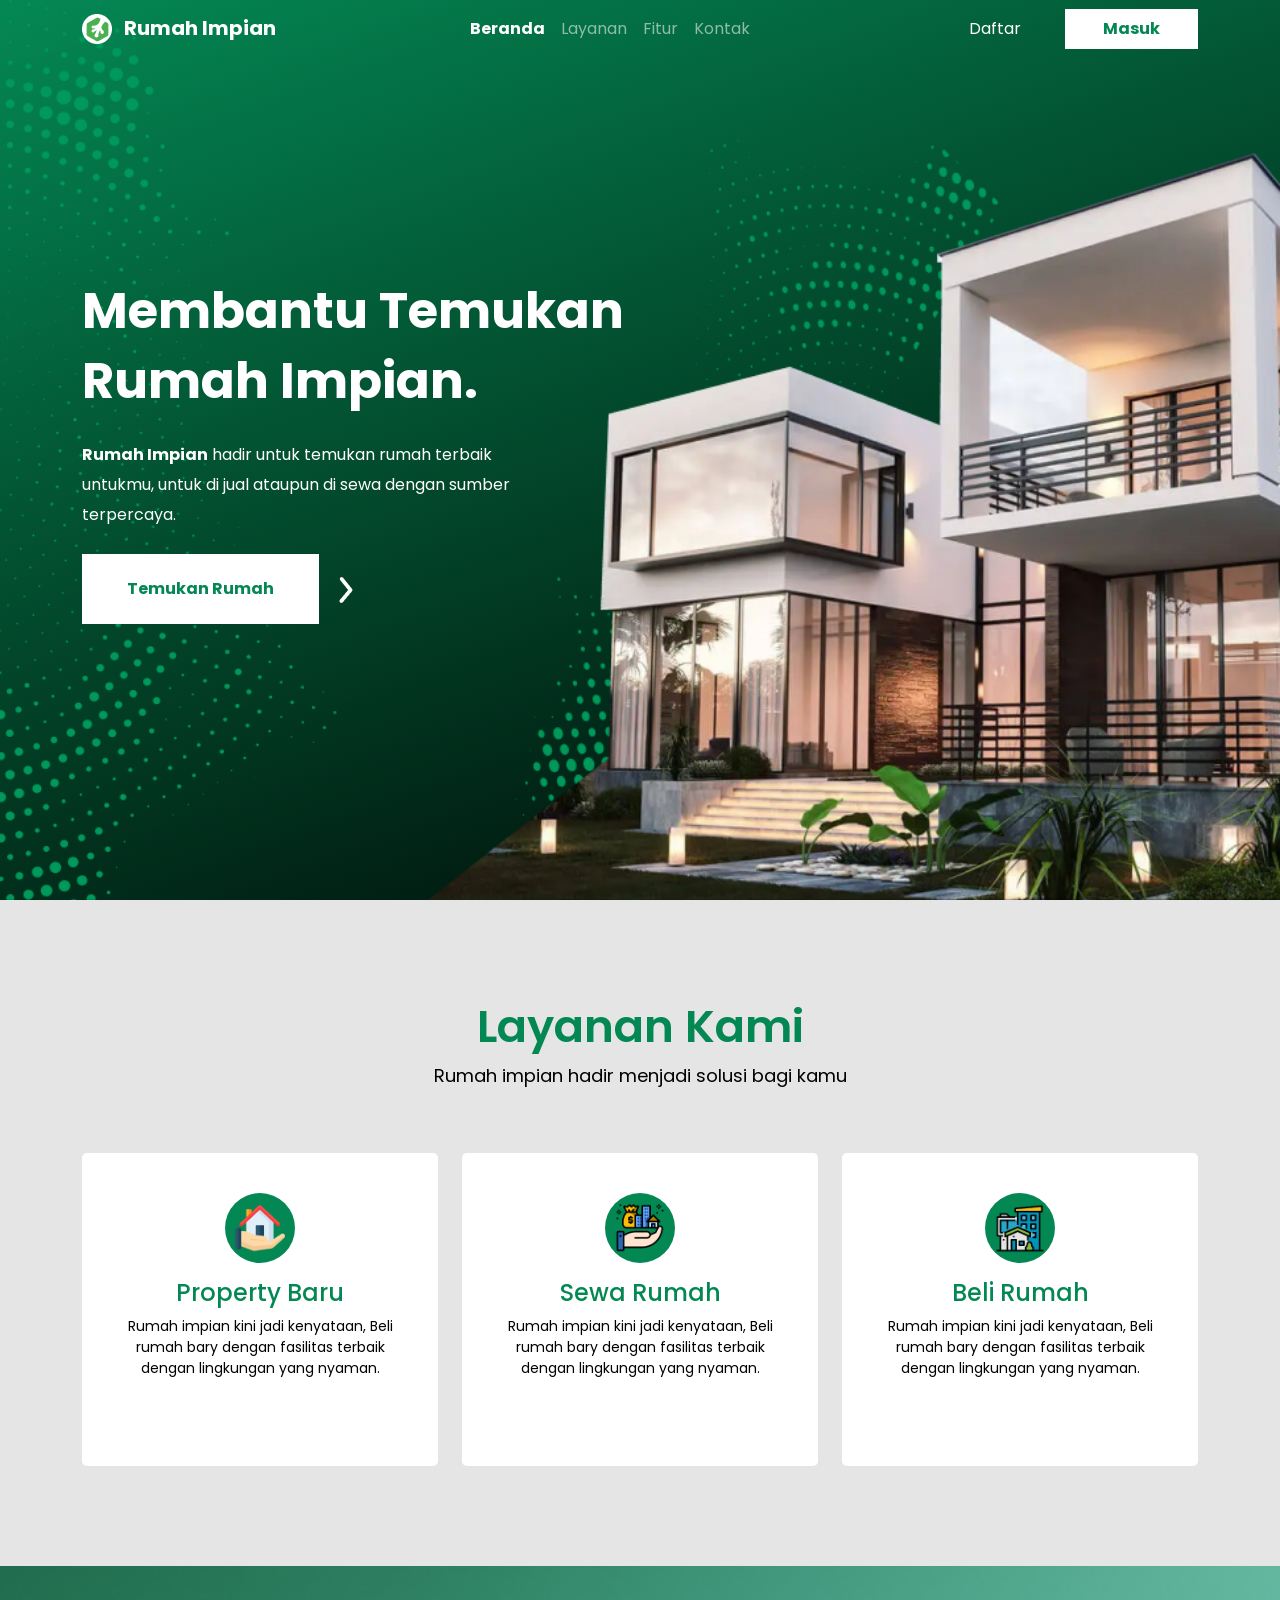
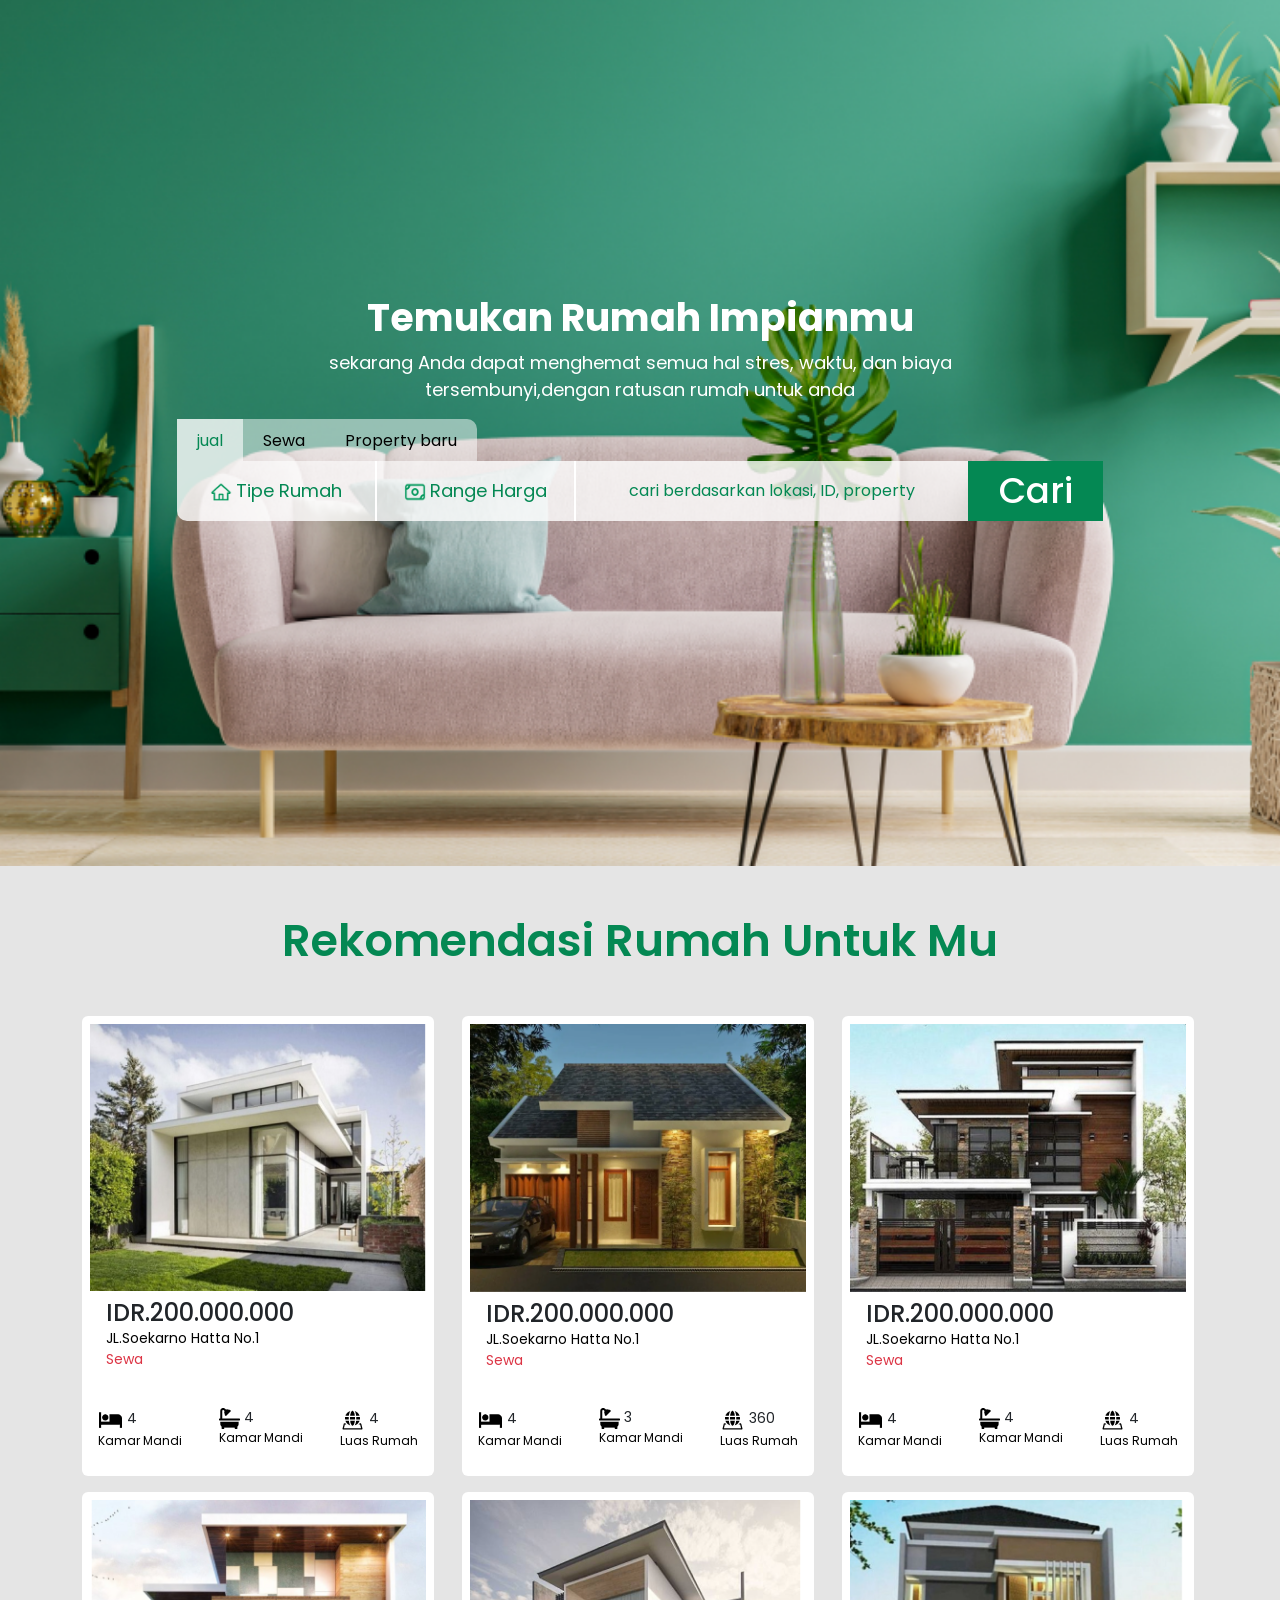
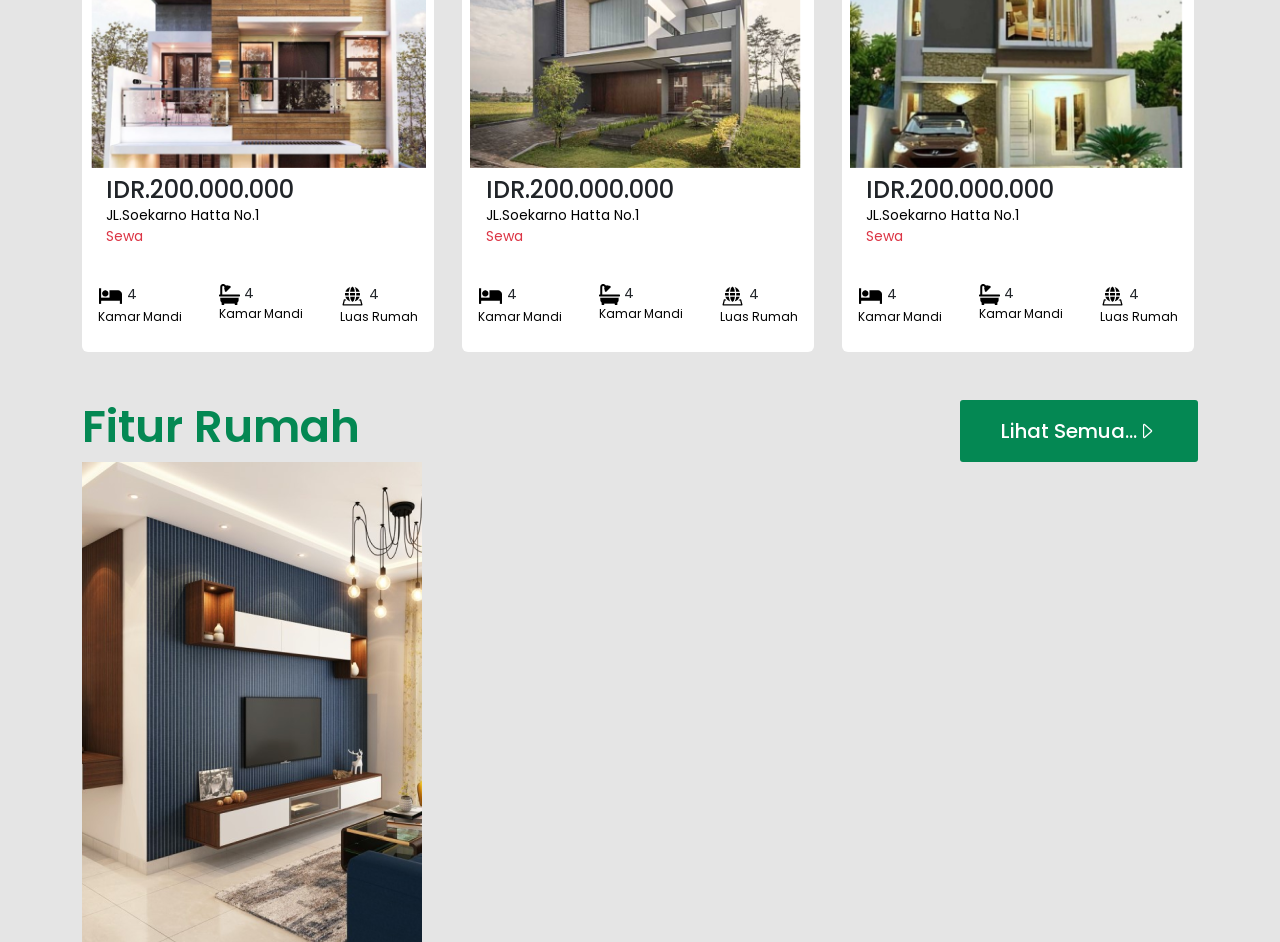
<file: index.html>
<!DOCTYPE html>
<html lang="en">

<head>
  <meta charset="utf-8" />
  <meta name="viewport" content="width=device-width, initial-scale=1" />
  <title>Rumah Impian</title>
  <link href="https://cdn.jsdelivr.net/npm/bootstrap@5.3.8/dist/css/bootstrap.min.css" rel="stylesheet"
    integrity="sha384-sRIl4kxILFvY47J16cr9ZwB07vP4J8+LH7qKQnuqkuIAvNWLzeN8tE5YBujZqJLB" crossorigin="anonymous" />

  <link rel="preconnect" href="https://fonts.googleapis.com">
  <link rel="preconnect" href="https://fonts.gstatic.com" crossorigin>
  <link href="https://fonts.googleapis.com/css2?family=Poppins:wght@400;500;600;700&display=swap" rel="stylesheet">
  <link rel="shortcut icon" href="image/logo rumah impian.png" type="image/x-icon">

  <link rel="stylesheet" href="style.css">
  <link rel="stylesheet" href="https://cdn.jsdelivr.net/npm/bootstrap-icons@1.13.1/font/bootstrap-icons.min.css">
</head>

<body>
  <!-- Navbar -->
  <nav class="navbar navbar-expand-lg bg-transparent navbar-dark position-fixed w-100">
    <div class="container">
      <a class="navbar-brand" href="#"> <img src="image/logo rumah impian.png" alt="Logo" width="30"
          class="d-inline-block align-text-top me-2"> Rumah Impian</a>
      <button class="navbar-toggler" type="button" data-bs-toggle="collapse" data-bs-target="#navbarNav"
        aria-controls="navbarNav" aria-expanded="false" aria-label="Toggle navigation">
        <span class="navbar-toggler-icon"></span>
      </button>
      <div class="collapse navbar-collapse" id="navbarNav">
        <ul class="navbar-nav mx-auto">
          <li class="nav-item">
            <a class="nav-link active" aria-current="page" href="#">Beranda</a>
          </li>
          <li class="nav-item">
            <a class="nav-link" href="#">Layanan</a>
          </li>
          <li class="nav-item">
            <a class="nav-link" href="#">Fitur</a>
          </li>
          <li class="nav-item">
            <a class="nav-link">Kontak</a>
          </li>
        </ul>
        <div>
          <button class="btn-daftar">Daftar</button>
          <button class="btn-masuk">Masuk</button>
        </div>
      </div>
    </div>
  </nav>
  <!-- End Navbar -->

  <!-- section hero -->
  <section id="hero">
    <div class="container h-100">
      <div class="row h-100">
        <div class="col-md-6 my-auto text-hero">
          <h1>Membantu Temukan Rumah Impian.</h1>
          <p class="mt-4 mb-4">
            <span class="fw-bold">Rumah Impian</span> hadir untuk temukan
            rumah terbaik untukmu, untuk di jual ataupun di sewa dengan sumber
            terpercaya.
          </p>
          <button class="btn-lg">Temukan Rumah</button>
          <img src="image/arrow.png" alt="" />
        </div>
      </div>
      <img src="image/hero benner.png" alt="" class="position-absolute end-0 bottom-0 h-100" />
      <img src="image/accent baner.png" alt="" class="position-absolute start-0 top-0 h-100 accent-banner" />
    </div>

    <!-- end section hero -->


    <!-- section layanan -->
    <section id="our-service">
      <div class="container">
        <div class="row">
          <div class="col-12 text-center">
            <h1>Layanan Kami</h1>
            <p>Rumah impian hadir menjadi solusi bagi kamu</p>
          </div>
        </div>
        <div class="row mt-5">
          <div class="col-md-4">
            <div class="card-layanan text-center">
              <div class="container-img position-relative mx-auto">
                <img src="image/house 1.png" alt="" class="position-absolute top-50 start-50 translate-middle"
                  height="50" />
              </div>
              <h4 class="mt-3">Property Baru</h4>
              <p class="mt-2">
                Rumah impian kini jadi kenyataan, Beli rumah bary dengan
                fasilitas terbaik dengan lingkungan yang nyaman.
              </p>
            </div>
          </div>
          <div class="col-md-4">
            <div class="card-layanan text-center">
              <div class="container-img position-relative mx-auto">
                <img src="image/assets 1 (1).png" alt="" class="position-absolute top-50 start-50 translate-middle"
                  height="50" />
              </div>
              <h4 class="mt-3">Sewa Rumah</h4>
              <p class="mt-2">
                Rumah impian kini jadi kenyataan, Beli rumah bary dengan
                fasilitas terbaik dengan lingkungan yang nyaman.
              </p>
              
              
            </div>
          </div>
          <div class="col-md-4">
            <div class="card-layanan text-center">
              <div class="container-img position-relative mx-auto">
                <img src="image/town 1.png" alt="" class="position-absolute top-50 start-50 translate-middle"
                  height="50" />
              </div>
              <h4 class="mt-3">Beli Rumah</h4>
              <p class="mt-2">
                Rumah impian kini jadi kenyataan, Beli rumah bary dengan
                fasilitas terbaik dengan lingkungan yang nyaman.
              </p>
            </div>
          </div>
        </div>
      </div>
    </section>

    <!-- end section layanan -->

    <!--secion temukan rumah-->
    <section id="temukan-rumah" class= "d-flex align-items-center">
      <div class="container">
        <div class="row">
          <div class="col-12 text-center">
            <h1 class="tmk-rumah">Temukan Rumah Impianmu</h1>
            <p class="sub-tmk-rmh">sekarang Anda dapat menghemat semua hal stres, waktu,
              dan biaya<br> tersembunyi,dengan ratusan rumah untuk anda</p>

          </div>
        </div>
        <div class="row">
          <div class="col-10 mx-auto">
            <ul class="nav nav-tabs" id="myTab" role="tablist">
              <li class="nav-item" role="presentation">
                <button class="btn-tab jual active" id="Jual" data-bs-toggle="tab" data-bs-target="#home-tab-pane"
                  type="button" role="tab" aria-controls="home-tab-pane" aria-selected="true">jual</button>
              </li>
              <li class="nav-item" role="presentation">
                <button class="btn-tab" id="profile-tab" data-bs-toggle="tab" data-bs-target="#profile-tab-pane"
                  type="button" role="tab" aria-controls="profile-tab-pane" aria-selected="false">Sewa</button>
              </li>
              <li class="nav-item" role="presentation">
                <button class="btn-tab property" id="contact-tab" data-bs-toggle="tab"
                  data-bs-target="#contact-tab-pane" type="button" role="tab" aria-controls="contact-tab-pane"
                  aria-selected="false">Property baru</button>
              </li>

            </ul>
            <div class="tab-content" id="myTabContent">
              <div class="tab-pane fade show active" id="home-tab-pane" role="tabpanel" aria-labelledby="Jual-tab"
                tabindex="0">
                <div class="input-group mb-3">
                  <button class="btn-search" type="button"data-bs-toggle="dropdown"
                    aria-expanded="false"> <img src="image/Vector.png" height="20" width="22" class="me-1">Tipe Rumah
                  </button>
                  <ul class="dropdown-menu">
                    <li><a class="dropdown-item" href="#">Action</a></li>
                    <li><a class="dropdown-item" href="#">Another action</a></li>
                    <li><a class="dropdown-item" href="#">Something else here</a></li>
                    <li>
                      <hr class="dropdown-divider">
                    </li>
                    <li><a class="dropdown-item" href="#">Separated link</a></li>
                  </ul>
                  <button class="btn-search" type="button"     data-bs-toggle="dropdown"
                    aria-expanded="false"> <img src="image/duit.png" height="24" width="22" class="me-1">Range Harga
                  </button>
                  <ul class="dropdown-menu">
                    <li><a class="dropdown-item" href="#">Action</a></li>
                    <li><a class="dropdown-item" href="#">Another action</a></li>
                    <li><a class="dropdown-item" href="#">Something else here</a></li>
                    <li>
                      <hr class="dropdown-divider">
                    </li>
                    <li><a class="dropdown-item" href="#">Separated link</a></li>
                  </ul>
                  <input type="text" class="form-control text-center" placeholder="cari berdasarkan lokasi, ID, property" aria-label="Recipient’s username" aria-describedby="button-addon2">
                 <button class="btn-cari" type="button" id="button-addon2">Cari</button>
                </div>
              </div>
              <div class="tab-pane fade" id="profile-tab-pane" role="tabpanel" aria-labelledby="profile-tab"
                tabindex="0"><div class="input-group mb-3">
                  <button class="btn-search" type="button"data-bs-toggle="dropdown"
                    aria-expanded="false"> <img src="image/Vector.png" height="20" width="22" class="me-1">Tipe Rumah
                  </button>
                  <ul class="dropdown-menu">
                    <li><a class="dropdown-item" href="#">Action</a></li>
                    <li><a class="dropdown-item" href="#">Another action</a></li>
                    <li><a class="dropdown-item" href="#">Something else here</a></li>
                    <li>
                      <hr class="dropdown-divider">
                    </li>
                    <li><a class="dropdown-item" href="#">Separated link</a></li>
                  </ul>
                  <button class="btn-search" type="button"     data-bs-toggle="dropdown"
                    aria-expanded="false"> <img src="image/duit.png" height="24" width="22" class="me-1">Range Harga
                  </button>
                  <ul class="dropdown-menu">
                    <li><a class="dropdown-item" href="#">Action</a></li>
                    <li><a class="dropdown-item" href="#">Another action</a></li>
                    <li><a class="dropdown-item" href="#">Something else here</a></li>
                    <li>
                      <hr class="dropdown-divider">
                    </li>
                    <li><a class="dropdown-item" href="#">Separated link</a></li>
                  </ul>
                  <input type="text" class="form-control text-center" placeholder="cari berdasarkan lokasi, ID, property" aria-label="Recipient’s username" aria-describedby="button-addon2">
                 <button class="btn-cari" type="button" id="button-addon2">Cari</button>
                </div></div>
              <div class="tab-pane fade" id="contact-tab-pane" role="tabpanel" aria-labelledby="contact-tab"
                tabindex="0"><div class="input-group mb-3">
                  <button class="btn-search" type="button"data-bs-toggle="dropdown"
                    aria-expanded="false"> <img src="image/Vector.png" height="20" width="22" class="me-1">Tipe Rumah
                  </button>
                  <ul class="dropdown-menu">
                    <li><a class="dropdown-item" href="#">Action</a></li>
                    <li><a class="dropdown-item" href="#">Another action</a></li>
                    <li><a class="dropdown-item" href="#">Something else here</a></li>
                    <li>
                      <hr class="dropdown-divider">
                    </li>
                    <li><a class="dropdown-item" href="#">Separated link</a></li>
                  </ul>
                  <button class="btn-search" type="button"     data-bs-toggle="dropdown"
                    aria-expanded="false"> <img src="image/duit.png" height="24" width="22" class="me-1">Range Harga
                  </button>
                  <ul class="dropdown-menu">
                    <li><a class="dropdown-item" href="#">Action</a></li>
                    <li><a class="dropdown-item" href="#">Another action</a></li>
                    <li><a class="dropdown-item" href="#">Something else here</a></li>
                    <li>
                      <hr class="dropdown-divider">
                    </li>
                    <li><a class="dropdown-item" href="#">Separated link</a></li>
                  </ul>
                  <input type="text" class="form-control text-center" placeholder="cari berdasarkan lokasi, ID, property" aria-label="Recipient’s username" aria-describedby="button-addon2">
                 <button class="btn-cari" type="button" id="button-addon2">Cari</button>
                </div>
              </div>
            </div>

          </div>
        </div>
      </div>
    </section>

    <!--section rekomendasi rumah-->
  <section id="rekomendasi" class="p-5">
    <div class="container">
      <div class="row">
        <div class="col-12 text-center">
          <h1>Rekomendasi Rumah Untuk Mu</h1>

        </div>
      </div>
      <div class="row mt-4">
        <div class="col-4 mt-3">
          <div class="card p-2 rounded-2" style="width: 22rem;">
            <img src="image/1.png" alt="">
            <div class="card-body">
              <h4>IDR.200.000.000</h4>
              <P>JL.Soekarno Hatta No.1 <br><span class="text-danger">Sewa</span></P>

            </div>
            <div class="card-fasilitas d-flex justify-content-between px-3">
              <span> <img src="image/sare.png "alt=""> 4
                <p>Kamar Mandi</p>
              </span>

              <span> <img src="image/das.png "alt=""> 4
                <p>Kamar Mandi</p>
              </span>

              <span> <img src="image/kit.png "alt=""> 4
                <p>Luas Rumah</p>
              </span>

            </div>
          </div>
        </div>

         <div class="col-4 mt-3">
          <div class="card p-2 rounded-2" style="width: 22rem;">
            <img src="image/rumah 2.png" alt="">
            <div class="card-body">
              <h4>IDR.200.000.000</h4>
              <P>JL.Soekarno Hatta No.1 <br><span class="text-danger">Sewa</span></P>

            </div>
            <div class="card-fasilitas d-flex justify-content-between px-3">
              <span> <img src="image/sare.png "alt=""> 4
                <p>Kamar Mandi</p>
              </span>

              <span> <img src="image/das.png"alt=""> 3
                <p>Kamar Mandi</p>
              </span>

              <span> <img src="image/kit.png "alt=""> 360
                <p>Luas Rumah</p>
              </span>

            </div>
          </div>
        </div>
        
         <div class="col-4 mt-3">
          <div class="card p-2 rounded-2" style="width: 22rem;">
            <img src="image/rumah 3.png" alt="">
            <div class="card-body">
              <h4>IDR.200.000.000</h4>
              <P>JL.Soekarno Hatta No.1 <br><span class="text-danger">Sewa</span></P>

            </div>
            <div class="card-fasilitas d-flex justify-content-between px-3">
              <span> <img src="image/sare.png "alt=""> 4
                <p>Kamar Mandi</p>
              </span>

              <span> <img src="image/das.png "alt=""> 4
                <p>Kamar Mandi</p>
              </span>

              <span> <img src="image/kit.png "alt=""> 4
                <p>Luas Rumah</p>
              </span>

            </div>
          </div>
        </div>

        <div class="col-4 mt-3">
          <div class="card p-2 rounded-2" style="width: 22rem;">
            <img src="image/rumah 4.png" alt="">
            <div class="card-body">
              <h4>IDR.200.000.000</h4>
              <P>JL.Soekarno Hatta No.1 <br><span class="text-danger">Sewa</span></P>

            </div>
            <div class="card-fasilitas d-flex justify-content-between px-3">
              <span> <img src="image/sare.png "alt=""> 4
                <p>Kamar Mandi</p>
              </span>

              <span> <img src="image/das.png "alt=""> 4
                <p>Kamar Mandi</p>
              </span>

              <span> <img src="image/kit.png "alt=""> 4
                <p>Luas Rumah</p>
              </span>

            </div>
          </div>
        </div>

        <div class="col-4 mt-3">
          <div class="card p-2 rounded-2" style="width: 22rem;">
            <img src="image/rumah 5.png" alt="">
            <div class="card-body">
              <h4>IDR.200.000.000</h4>
              <P>JL.Soekarno Hatta No.1 <br><span class="text-danger">Sewa</span></P>

            </div>
            <div class="card-fasilitas d-flex justify-content-between px-3">
              <span> <img src="image/sare.png "alt=""> 4
                <p>Kamar Mandi</p>
              </span>

              <span> <img src="image/das.png"alt=""> 4
                <p>Kamar Mandi</p>
              </span>

              <span> <img src="image/kit.png "alt=""> 4
                <p>Luas Rumah</p>
              </span>

            </div>
          </div>
        </div>

        <div class="col-4 mt-3">
          <div class="card p-2 rounded-2" style="width: 22rem;">
            <img src="image/rumah 6.png" alt="">
            <div class="card-body">
              <h4>IDR.200.000.000</h4>
              <P>JL.Soekarno Hatta No.1 <br><span class="text-danger">Sewa</span></P>

            </div>
            <div class="card-fasilitas d-flex justify-content-between px-3">
              <span> <img src="image/sare.png "alt=""> 4
                <p>Kamar Mandi</p>
              </span>

              <span> <img src="image/das.png "alt=""> 4
                <p>Kamar Mandi</p>
              </span>

              <span> <img src="image/kit.png "alt=""> 4
                <p>Luas Rumah</p>
              </span>
            
          

            

          
              </div>
            </div>
          </div>
        </div>
      </div>
    </div>
  </section>

  
    <!--end section rekomendasi rumah-->


    <!-- fitur -->
     <section id="fitur">
      <div class="container">
        <div class="row">
          <div class="col-6">
            <h1>Fitur Rumah</h1>

          </div>
          <div class="col-6 d-flex justify-content-end">
            <button class="btn-lihat">Lihat Semua...<i class="bi bi-caret-right"></i></button>
          </div>
        </div>
      </div>
      <div class="container">
        <div class="card-fitur position-relative">
          <img src="image/slider1.png" alt="">
          <div class="overlay position-absolute start-0 end-0 top-0 bottom-0">
            <div class="position-absolute top-50 start-50 translate-middle text-center w-100">
              <h5>kamar Tidur</h5>
              <span>Rumah Minimalis Type-A2</span>
              <h4>IDR.200jt</h4>
              <button class="btn-lr">Lihat Rumah</button>
            </div>
          </div>
        </div>
      </div>
     </section>

    <!--end fitur -->

  

    <script src="https://cdn.jsdelivr.net/npm/bootstrap@5.3.8/dist/js/bootstrap.bundle.min.js"
      integrity="sha384-FKyoEForCGlyvwx9Hj09JcYn3nv7wiPVlz7YYwJrWVcXK/BmnVDxM+D2scQbITxI"
      crossorigin="anonymous"></script>
</body>

</html>
</file>
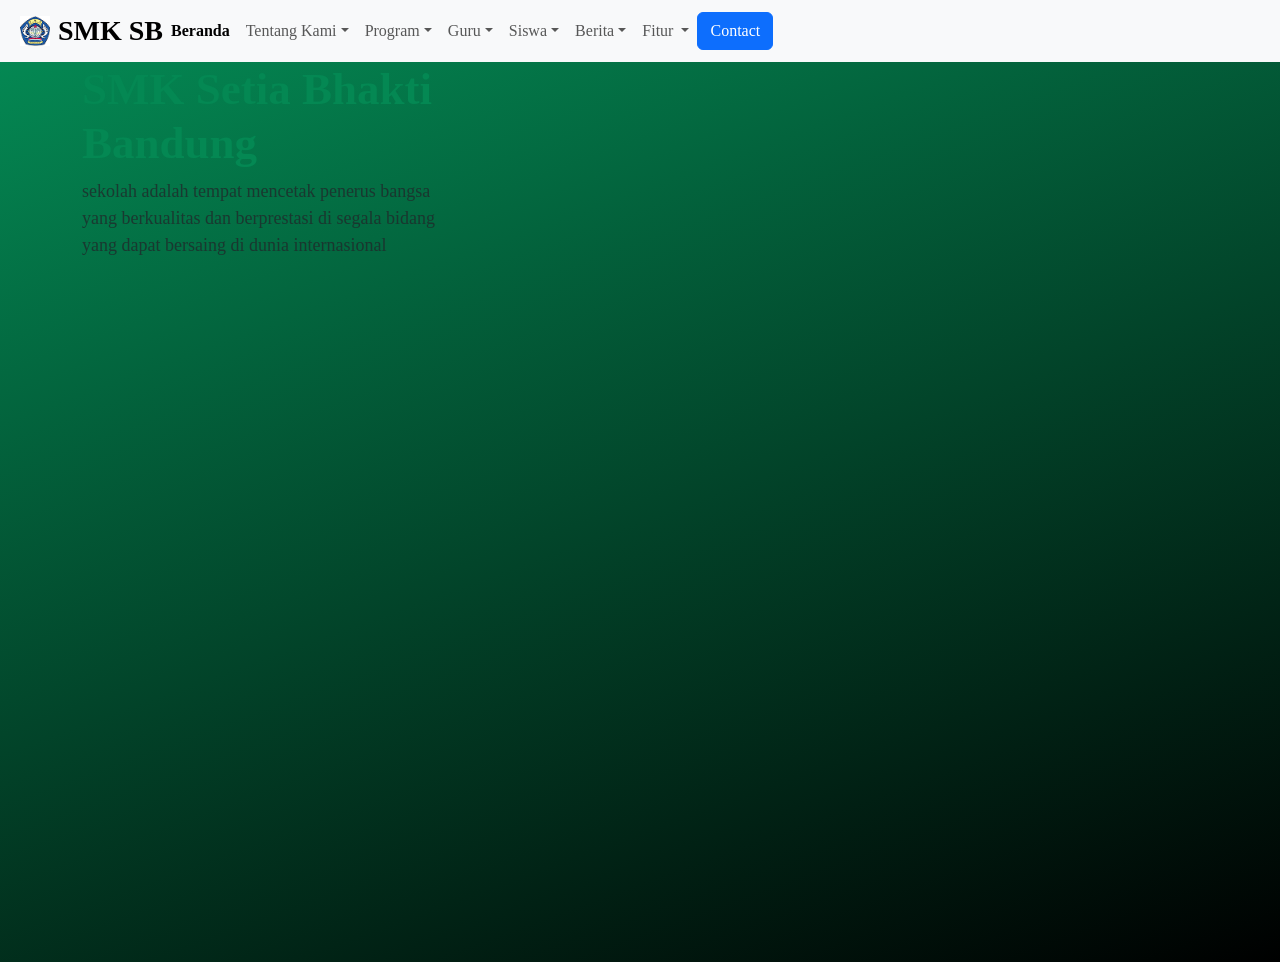
<file: tugas.html>
<!doctype html>
<html lang="en">
  <head>
    <meta charset="utf-8">
    <meta name="viewport" content="width=device-width, initial-scale=1">
    <title>SMK SB</title>
    <link href="https://cdn.jsdelivr.net/npm/bootstrap@5.3.8/dist/css/bootstrap.min.css" rel="stylesheet" integrity="sha384-sRIl4kxILFvY47J16cr9ZwB07vP4J8+LH7qKQnuqkuIAvNWLzeN8tE5YBujZqJLB" crossorigin="anonymous">
    <link rel="stylesheet" href="style.css">
  </head>
<!-- Navbar -->
 <nav class="navbar navbar-expand-lg bg-body-tertiary">
  <div class="container-fluid">
      <img src="IMAGE TUGAS/LOGOsb.png" alt="logo" width="30" class="m-2">
      <p class="my-auto fw-bold fs-3"><span>SMK </span>SB </p>
    <button class="navbar-toggler" type="button" data-bs-toggle="collapse" data-bs-target="#navbarNavDropdown" aria-controls="navbarNavDropdown" aria-expanded="false" aria-label="Toggle navigation">
      <span class="navbar-toggler-icon"></span>
    </button>
    <div class="collapse navbar-collapse" id="navbarNavDropdown">
      <ul class="navbar-nav ">
        <li class="nav-item">
          <a class="nav-link active" aria-current="page" href="#">Beranda</a>
        </li>
        <li class="nav-item">
          <a class="nav-link dropdown-toggle" href="#">Tentang Kami</a>
        </li>
        <li class="nav-item">
          <a class="nav-link dropdown-toggle" href="#">Program</a>
        </li>
         <li class="nav-item">
          <a class="nav-link dropdown-toggle" href="#">Guru</a>
        </li>
         <li class="nav-item">
          <a class="nav-link dropdown-toggle" href="#">Siswa</a>
        </li>
         <li class="nav-item">
          <a class="nav-link dropdown-toggle" href="#">Berita</a>
        </li>
        <li class="nav-item dropdown">
          <a class="nav-link dropdown-toggle" href="#" role="button" data-bs-toggle="dropdown" aria-expanded="false">
            Fitur
          </a>
        </li>       
      </ul>
      <button type="button" class="btn btn-primary">Contact</button>
    </div>
  </div>
</nav>
<section id="hero">        
    <div class="container">
    <div class="row">
    <div class="text col-md-8">
    <h1 class="tulisan">SMK <span>Setia Bhakti</span><br>Bandung</h1>
    <p class="tulisan1 text-muted">sekolah adalah tempat mencetak penerus bangsa<br>
yang berkualitas dan berprestasi di segala bidang<br>
yang dapat bersaing di dunia  internasional</p>


<!--end Navbar -->

   
</div>
</div>
</div>
</section>

  <body>
    <script src="https://cdn.jsdelivr.net/npm/bootstrap@5.3.8/dist/js/bootstrap.bundle.min.js" integrity="sha384-FKyoEForCGlyvwx9Hj09JcYn3nv7wiPVlz7YYwJrWVcXK/BmnVDxM+D2scQbITxI" crossorigin="anonymous"></script>
  </body>
</html>
</file>
<file: style.css>
:root{
    --pr-hijau: #048853;
}

body{
    font-family: "Poppins";
    background-color: #E5E5E5;
    
}

.navbar{
    z-index: 3;
}
*{
    z-index: 2;
}
.accent-banner{
    z-index: 1;
}

/* navbar style */
.navbar-brand{
    font-size: 20px;
    font-weight: 700;
}
.nav-link.active{
    font-size: 16px;
    font-weight: 700;
}
.nav-link{
    font-size: 16px;
    font-weight: 400;
}
.btn-masuk{
    width: 133px;
    height: 40px;
    background-color: #fff;
    border: none;
    font-size: 16px;
    font-weight: 700;
    color: var(--pr-hijau);
}
.btn-daftar{
    width: 133px;
    height: 40px;
    background-color: transparent;
    border: none;
    font-size: 16px;
    font-weight: 400;
    color: #fff;
}
/* navbar end */

/* Style Hero */
#hero{
    background: linear-gradient(160deg, var(--pr-hijau), #000);
    height: 100vh;
}
.text-hero h1{
    font-size: 50px;
    font-weight: 700;
    color: #fff;
    line-height: 70px;
}
.text-hero p{
    font-size: 16px;
    font-weight: 400;
    color: #fff;
    line-height: 30px;
    width: 85%;
}
.btn-lg{
    width: 237px;
    height: 70px;
    font-size: 16px;
    font-weight: 700;
    background-color: #fff;
    color: var(--pr-hijau);
    border: none;
}
/* End Style Hero */

/* layanan style */
#our-service{
    padding: 100px 0;
    width: 100%;
}
h1{
    font-size: 45px;
    font-weight: 600;
    color: var(--pr-hijau);
}
p{
    font-size: 18px;
    font-weight: 400;
    color: #000;
}
.card-layanan{
    height: 313px;
    border-radius: 5px;
    background-color: #fff;
    padding: 40px;
    transition: all 0.1s ease-in;
}
.container-img{
    height: 70px;
    width: 70px;
    background-color: var(--pr-hijau);
    border-radius: 50%;
    transition: all 0.1s ease-in;
}
.card-layanan h4{
    font-size: 24px;
    font-weight: 500;
    color:var(--pr-hijau);
    transition: all 0.1s ease-in;
}
.card-layanan p{
    font-size: 14px;
    font-weight: 400;
    color:#000;
    transition: all 0.1s ease-in;
}

/* hover card */
.card-layanan:hover{
    background: linear-gradient(160deg, var(--pr-hijau), #000);
    transition: all 0.1s ease-in;
}
.card-layanan:hover .container-img{
    background-color: #fff;
    transition: all 0.1s ease-in;
}
.card-layanan:hover h4{
    color: #fff;
    transition: all 0.1s ease-in;
}
.card-layanan:hover p{
    color: #fff;
    transition: all 0.1s ease-in;
}
/* end hover card */
/* end layanan */

/* style temukan rumah */
#temukan-rumah{
 height: 100vh;
 background-image: url(image/bebas.png);
 background-repeat: no-repeat;
 background-size: cover;
 background-position: center;

}

.tmk-rumah{
font-size: 38px;
font-weight: 700;
color: #fff;
/*margin-top: 140px;*/

}

.sub-tmk-rmh{
font-weight: 400;
color: #fff;

}


.btn-tab{

    height: 42px;
    color: #000;
    background-color: rgb(255,255,255, 0.5);
    border: none;
    padding: 10px 20px 10px 20px;
    font-size: 18ox;
    font-weight: 400px;
} 

.jual{
    border-radius: 10 0 0 0;
}

.property{

    border-radius: 0 10px 0 0;
}

.btn-tab.active{

    height: 42px;
    color:var(--pr-hijau);
    background-color:rgba(255, 255, 255, 0.8);
    border: none;
    padding: 10px 20px 10px 20px;
    font-size: 18ox;
    font-weight: 400px;

    transition: all 0.3s ease-in;
} 

.input-group{

    height: 60px;
    background-color: rgba(255, 255, 255, 0.8);
    border-radius: 0 0 0 10px;

}

.btn-cari{

    width: 135px;
    height: 100%;
    border: none;
    background-color: var(--pr-hijau);
    font-size: 36px;
    font-weight: 500;
    color: #fff;
}

.btn-search{
    width: 200px;
    border: none;
    background-color: transparent;
    color: var(--pr-hijau);
    font-size: 18px;
    font-weight: 400;
    border-radius: 10px;
    border-right:solid 2px #fff ;
}

.nav-tabs{

    border: none;
}

.form-control{
    border: none;
    background-color: transparent;

}
.form-control::placeholder{

color: var(--pr-hijau)
}

.form-control:focus{
    box-shadow: 1px 1px 5px 1px var(--pr-hijau);
    color: var(--pr-hijau);

}



/*end style temukan rumah*/


/* style rekomendasi rumah*/

.card{
    height: 460px;
    border: none;
}

.card-body h4{
    font-size: 24px;
    font-weight: 500;
    line-height: 0.8rem;
}

.card-body p{
    font-size: 14px;
    font-weight: 400;
}

.card-fasilitas{
    font-size: 14px;
    font-weight: 400;
    position: absolute;
    left: 0;
    right: 0;
    bottom: 10px;
    padding-top:10px ;

}

.card-fasilitas p{
    font-size: 12px;
    font-weight: 400;
}

.card:hover{
    background: linear-gradient(160deg, var(--pr-hijau), #05b46e, #000);
}

.card:hover .card-body h4{
    color:#fff ;
}

.card:hover .card-body p{
    color: #fff;
}
.card:hover .card-fasilitas{
    background-color: #fff;

}

/*end style rekomendasi rumah*/

/*style fitur*/
.btn-lihat{
    border: none;
    background-color: var(--pr-hijau);
    font-size: 20px;
    font-weight: 500;
    color: #fff;
    width: 238px;
    border-radius: 3px;



}

.overlay h5{
    font-size: 36px;
    font-weight: 500;
    color: #fff;

}

.overlay h4{
    font-size: 24px;
    font-weight: 500;
    color: #fff;
}

.overlay span{
    font-size: 12px;
    font-weight: 400px;
    color: #fff;
}

.btn-lr{
    border: none;
    background-color: var(--pr-hijau);
    border-radius: 3px;
    width: 150px;
    height: 45px;
    font-size: 18px;
    font-weight: 500;
    color: #fff;
}

.card-fitur{
    width: 340px;
    height: 480px;
  
}

.overlay{
  background: rgba(0, 0, 0, 0.5);
  opacity: 0;
}

.card-fitur .overlay:hover{
    opacity: 1;
    transition: all ease-in-out .3s;

}


/*end style fitur*/
</file>
